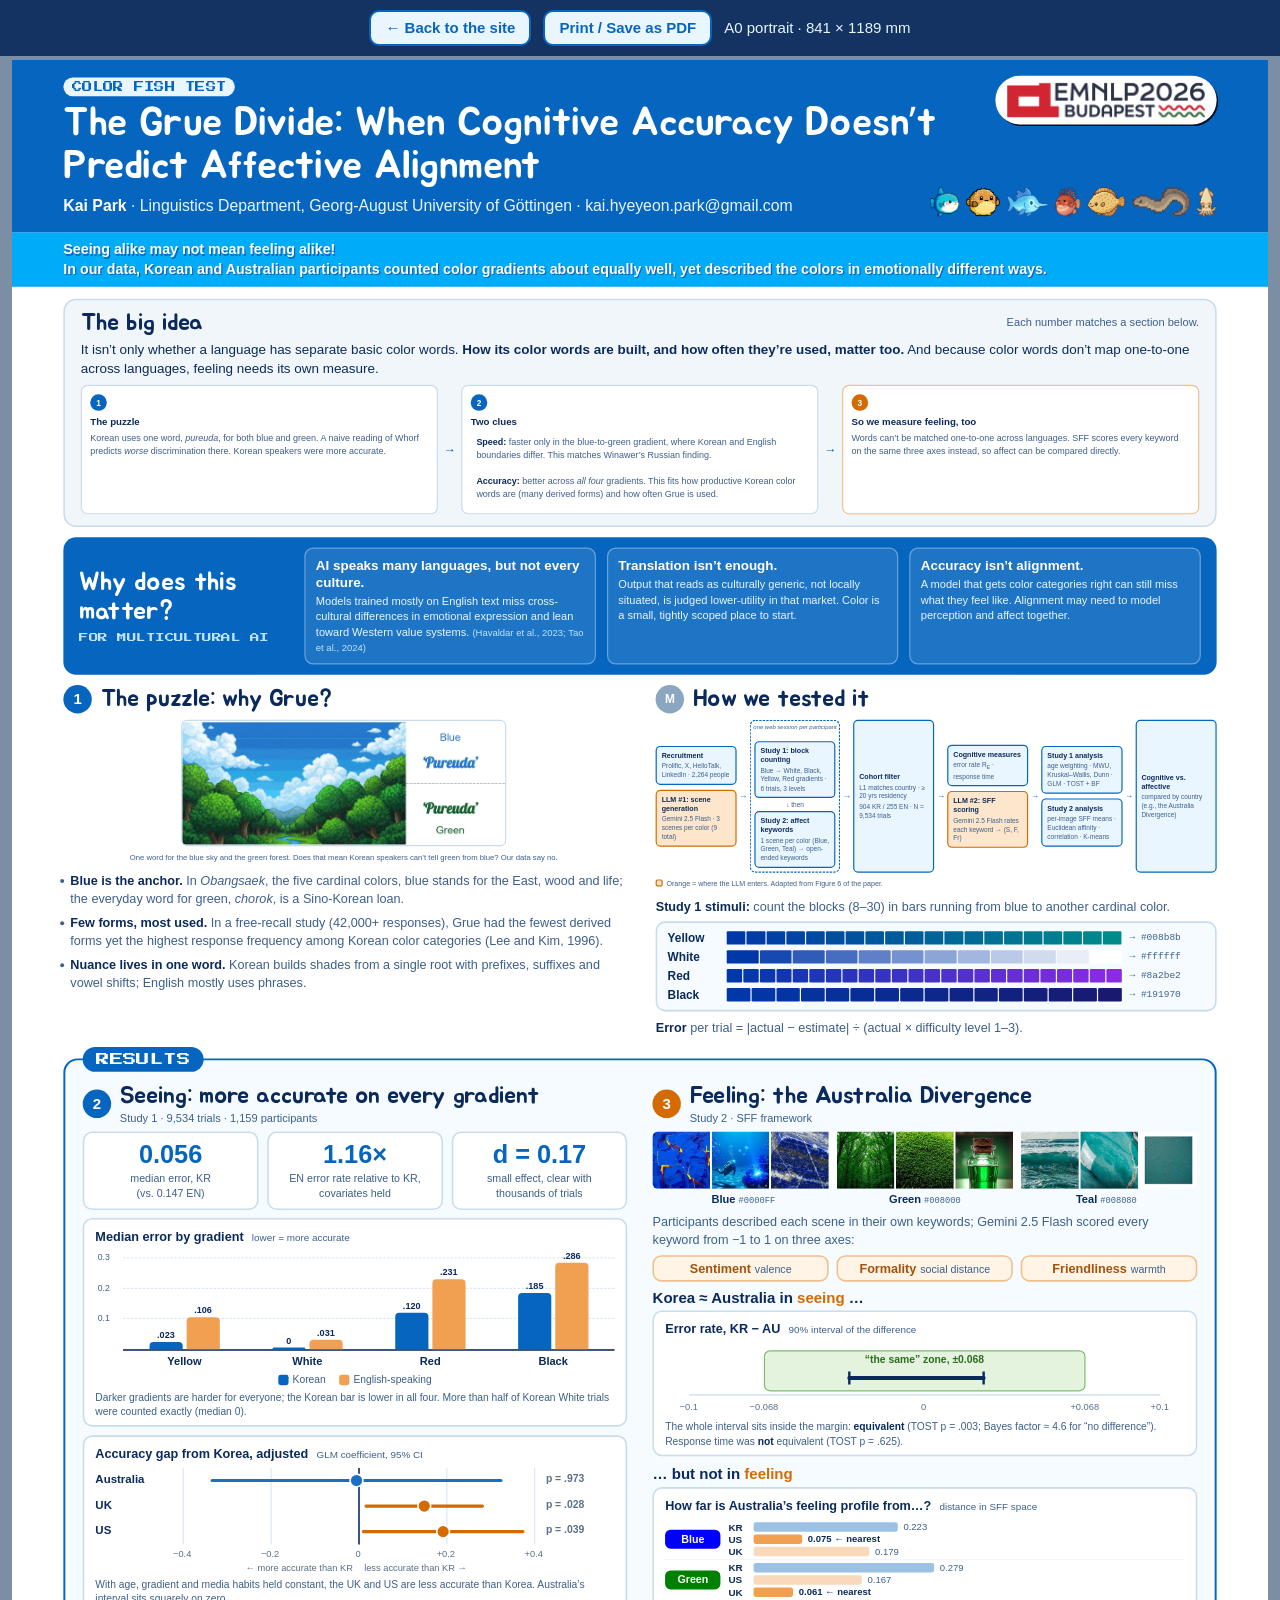
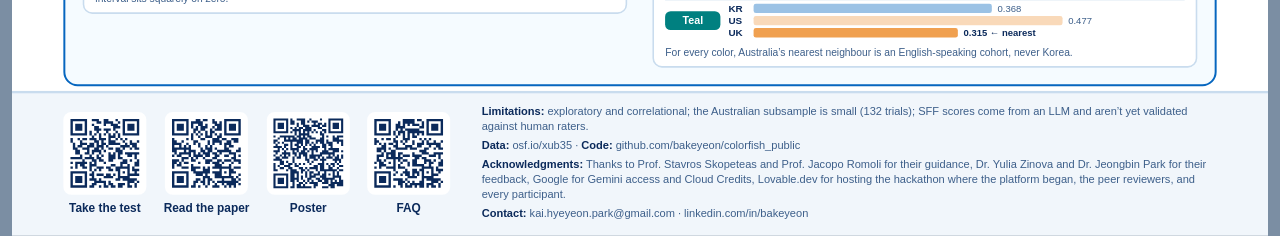
<file: poster.html>
<!doctype html>
<html lang="en" class="poster-doc">
<head>
<meta charset="utf-8">
<meta name="viewport" content="width=3179">
<title>Poster — The Grue Divide</title>
<link rel="icon" href="assets/acl.ico" type="image/x-icon">
<meta name="description" content="A0 poster for The Grue Divide: When Cognitive Accuracy Doesn't Predict Affective Alignment.">
<link rel="preconnect" href="https://fonts.googleapis.com">
<link rel="preconnect" href="https://fonts.gstatic.com" crossorigin>
<link rel="stylesheet" href="https://fonts.googleapis.com/css2?family=Jua&family=Noto+Sans:ital,wght@0,400;0,700;1,400&family=Noto+Serif:wght@700&family=Press+Start+2P&display=swap">
<style>
  :root {
    --sky: #27c3fe; --sea-100: #7ae1f7; --sea-400: #00acf8; --sea-600: #0666bf; --sea-800: #0a3a7a; --abyss-900: #04122b;
    --spec-red: #e8453c; --spec-orange: #f28c28; --spec-yellow: #f5d33b; --spec-green: #3cc26b; --spec-blue: #2a6fe0; --spec-off: #8aa3bf;
    --page: #00acf8; --panel: #ffffff; --panel-ink: #0b2a5b; --panel-muted: #3d5f8a;
    --title-ink: #ffffff; --cta-fill: #eaf6ff; --cta-ink: #0666bf;
    --px-1: 4px; --px-2: 8px; --px-4: 16px; --px-6: 24px; --px-12: 48px;
    --radius-md: 12px;
    --pixel-drop: 4px 4px 0 #0666bf;
    --font-display: "Jua", "Noto Sans", sans-serif;
    --font-pixel: "Press Start 2P", ui-monospace, monospace;
    --font-body: "Noto Sans", system-ui, sans-serif;
  }

  /* print-safe body font: web-font Noto Sans came out oddly at small sizes in saved PDFs */
  :root { --font-body: Arial, Helvetica, sans-serif; }
  * { box-sizing: border-box; }
  html, body { margin: 0; }
  body { background: #7b8ea3; font-family: var(--font-body); color: var(--panel-ink); }

  /* screen toolbar: not printed */
  .bar { position: fixed; top: 0; left: 0; right: 0; z-index: 5; display: flex; gap: 12px; align-items: center; justify-content: center; padding: 10px; background: #0b2a5be6; font: 700 15px/20px var(--font-body); }
  .bar a, .bar button { color: var(--cta-ink); background: var(--cta-fill); border: 2px solid var(--cta-ink); border-radius: 10px; padding: 6px 14px; font: inherit; text-decoration: none; cursor: pointer; }
  .bar span { color: #e6f6ff; font-weight: 400; }
  .stage { padding-top: 60px; }
  .scaler { transform-origin: top left; }

  /* the A0 page: 841 x 1189 mm = 3179 x 4494 CSS px */
  .poster { width: 841mm; height: 1189mm; overflow: hidden; background: #ffffff; display: flex; flex-direction: column; -webkit-print-color-adjust: exact; print-color-adjust: exact; }
  .head { background: var(--sea-600); color: #ffffff; padding: 44px 130px 40px; position: relative; }
  .head h1 { margin: 0; max-width: 2250px; font: 400 100px/1.08 var(--font-display); }
  .head .by { margin: 18px 0 0; font: 400 40px/1.4 var(--font-body); color: #eaf6ff; }
  .head .by b { color: #ffffff; }
  .conf { position: absolute; right: 130px; top: 40px; padding: 18px 30px; background: #ffffff; border-radius: 999px; box-shadow: 4px 4px 0 var(--abyss-900); }
  .conf img { display: block; width: 500px; height: auto; }
  .conf { display: block; }
  .conf:hover, .conf:focus-visible { outline: 6px solid #eaf6ff; outline-offset: 4px; }
  .fishrow { position: absolute; right: 130px; bottom: 40px; display: flex; gap: 18px; align-items: flex-end; }
  .fishrow img { height: 74px; width: auto; }
  .kicker { display: inline-block; margin-bottom: 14px; padding: 6px 22px; font: 26px/1.4 var(--font-pixel); color: var(--sea-600); background: #eaf6ff; border-radius: 999px; }
  .strap { background: var(--sea-400); color: #ffffff; padding: 20px 130px; font: 700 36px/1.35 var(--font-body); text-shadow: 3px 3px 0 var(--sea-600); }

  .body { flex: 1; display: flex; flex-direction: column; gap: 26px; padding: 30px 130px 26px; min-height: 0; }
  .row { display: grid; grid-template-columns: 1fr 1fr; gap: 80px; }
  .sec { min-width: 0; }
  .sec h2 { display: flex; align-items: center; gap: 22px; margin: 0 0 16px; font: 400 60px/1.1 var(--font-display); color: var(--panel-ink); }
  .num { display: inline-grid; place-items: center; width: 72px; height: 72px; flex: none; font: 700 38px/1 var(--font-body); color: #ffffff; background: var(--sea-600); border-radius: 50%; }
  .num.o { background: #d46a00; }
  .num.m { background: #8aa6c1; font-size: 30px; }
  /* poster body text: direct children only, so the figures keep their own type */
  .sec > p, .sec > ul > li { margin: 0 0 14px; font: 400 32px/1.45 var(--font-body); color: var(--panel-muted); }
  .sec strong, .sec b { color: var(--panel-ink); }
  .sec ul { margin: 0; padding-left: 1.1em; }
  /* the FAQ figures were drawn for ~660px; scale them up for A0 */
  .pz { zoom: 1.5; margin: 6px 0 14px; }
  .pz .faq-fig img { max-width: 58%; margin: 0 auto; }
  .pz .faq-p { margin: 0; }
  .pz .faq-fig figcaption { font-size: 13px; }

  /* the big idea: top band */
  .idea { padding: 24px 40px 28px; background: #f1f6fb; border: 4px solid #c9dcee; border-radius: 32px; }
  .idea h2 { margin-bottom: 10px; }
  .idea > p { margin: 0 0 16px; font: 400 34px/1.45 var(--font-body); color: var(--panel-ink); }
  .pz-idea { zoom: 1.75; margin: 0; }
  .pz-idea .idea-step { background: #ffffff; }
  .idea h2 .hint { margin-left: auto; font: 400 28px/1.3 var(--font-body); color: var(--panel-muted); }

  /* why this matters: special band */
  .why { display: grid; grid-template-columns: 520px 1fr; gap: 50px; align-items: center; padding: 26px 40px; background: var(--sea-600); color: #ffffff; border-radius: 32px; }
  .why h2 { margin: 0; font: 400 66px/1.1 var(--font-display); color: #ffffff; }
  .why h2 small { display: block; margin-top: 14px; font: 400 24px/1.4 var(--font-pixel); color: #bfe3ff; }
  .why-cards { display: grid; grid-template-columns: repeat(3, 1fr); gap: 28px; }
  .why-card { padding: 20px 26px; background: #ffffff1a; border: 3px solid #ffffff55; border-radius: 22px; font: 400 28px/1.4 var(--font-body); color: #eaf6ff; }
  .why-card b { display: block; margin-bottom: 8px; font: 700 34px/1.25 var(--font-body); color: #ffffff; }
  .why-card i { font-style: normal; color: #bfe3ff; font-size: 24px; }

  /* Fig. 1 gradient bars */
  .grads { display: grid; gap: 12px; margin: 4px 0 18px; padding: 20px 26px; background: #f5fbff; border: 4px solid #c9dcee; border-radius: 24px; }
  .grow { display: grid; grid-template-columns: 130px 1fr 190px; align-items: center; gap: 20px; font: 400 28px/1.2 var(--font-body); color: var(--panel-muted); }
  .grow b { color: var(--panel-ink); font-size: 30px; }
  .grow code { font: 400 24px/1.2 ui-monospace, Consolas, monospace; }
  .gbar { display: flex; height: 34px; gap: 3px; }
  .gbar i { flex: 1; border-radius: 3px; }

  /* results: one hyper-section holding studies 1 and 2 */
  .results { position: relative; margin-top: 14px; padding: 56px 44px 20px; background: #f5fbff; border: 5px solid var(--sea-600); border-radius: 36px; }
  .results-tag { position: absolute; top: -34px; left: 44px; padding: 8px 34px; font: 34px/1.4 var(--font-pixel); color: #ffffff; background: var(--sea-600); border-radius: 999px; }
  .results .row { gap: 64px; }
  .results .sec h2 small { display: block; margin-top: 6px; font: 400 28px/1.3 var(--font-body); color: var(--panel-muted); }
  .stats { display: grid; grid-template-columns: repeat(3, 1fr); gap: 22px; margin: 4px 0 20px; }
  .stat { padding: 20px; background: #ffffff; border: 4px solid #c9dcee; border-radius: 24px; text-align: center; }
  .stat b { display: block; font: 700 64px/1.1 var(--font-body); color: var(--sea-600); }
  .stat span { display: block; margin-top: 8px; font: 400 27px/1.35 var(--font-body); color: var(--panel-muted); }
  .sff-axes { display: flex; gap: 20px; margin: 4px 0 18px; }
  .sff-axes span { flex: 1; padding: 10px 14px; text-align: center; background: #fff4e6; border: 4px solid #f0c08c; border-radius: 22px; font: 400 27px/1.3 var(--font-body); color: var(--panel-muted); }
  .sff-axes b { display: inline; margin-right: 10px; font: 700 32px/1.2 var(--font-body); color: #a4520a; }
  .stim { margin: 4px 0 16px; }
  .stim img { display: block; width: 100%; height: auto; border-radius: 14px; }
  .stim figcaption { display: grid; grid-template-columns: repeat(3, 1fr); margin-top: 8px; text-align: center; font: 700 28px/1.3 var(--font-body); color: var(--panel-ink); }
  .stim small { font: 400 22px/1.3 ui-monospace, Consolas, monospace; color: var(--panel-muted); }
  .more { margin: 0; padding: 20px 26px 6px 64px; background: #ffffff; border: 4px solid #c9dcee; border-radius: 24px; }
  .more li { margin: 0 0 10px; font: 400 29px/1.4 var(--font-body); color: var(--panel-muted); }
  .sec > p.sub { margin: 14px 0 10px; font: 700 38px/1.2 var(--font-body); color: var(--panel-ink); }
  .sub em { font-style: normal; color: #d46a00; }

  /* charts */
  .chart { margin: 0 0 22px; padding: 22px 28px 16px; background: #ffffff; border: 4px solid #c9dcee; border-radius: 24px; }
  .ct { margin: 0 0 16px; font: 700 32px/1.25 var(--font-body); color: var(--panel-ink); }
  .ct small { margin-left: 12px; font: 400 25px/1.25 var(--font-body); color: var(--panel-muted); }
  .cnote { margin: 12px 0 0; font: 400 26px/1.4 var(--font-body); color: var(--panel-muted); }
  .cplot { position: relative; display: flex; justify-content: space-around; align-items: flex-end; margin: 40px 0 60px 70px; border-bottom: 4px solid #0b2a5b; }
  .cplot > i { position: absolute; left: 0; right: 0; border-top: 2px dashed #c9dcee; }
  .cplot > i s { position: absolute; left: -64px; top: -13px; text-decoration: none; font: 400 22px/1 var(--font-body); color: var(--panel-muted); }
  .cg { position: relative; z-index: 1; display: flex; flex-direction: column; align-items: center; }
  .cg > span { position: absolute; bottom: -46px; font: 700 28px/1 var(--font-body); color: var(--panel-ink); }
  .cbars { display: flex; gap: 10px; align-items: flex-end; }
  .cb { position: relative; width: 84px; border-radius: 10px 10px 0 0; }
  .cb em { position: absolute; bottom: 100%; left: -10px; right: -10px; margin-bottom: 6px; text-align: center; font: 700 23px/1 var(--font-body); font-style: normal; color: var(--panel-ink); }
  .cb.kr, .db.kr { background: var(--sea-600); }
  .cb.en, .db.en { background: #f0a050; }
  .legend { display: flex; gap: 34px; justify-content: center; font: 400 26px/1 var(--font-body); color: var(--panel-muted); }
  .legend span::before { content: ""; display: inline-block; width: 26px; height: 26px; margin-right: 10px; vertical-align: -5px; border-radius: 6px; }
  .legend .kr::before { background: var(--sea-600); } .legend .en::before { background: #f0a050; }
  .chart svg { display: block; }
  .chart svg .ax { font: 400 24px var(--font-body); fill: #5a6f86; }
  .chart svg .lab { font: 700 30px var(--font-body); fill: #0b2a5b; }
  .chart svg .zone { font: 700 26px var(--font-body); fill: #2f6b22; }
  .chart svg .pv { font: 700 26px var(--font-body); fill: #5a6f86; }
  .dgrp { display: grid; grid-template-columns: 140px 1fr; gap: 20px; align-items: center; padding: 4px 0; border-bottom: 2px solid #eaf1f8; }
  .dgrp:last-of-type { border-bottom: 0; }
  .dcol { display: block; padding: 8px 0; text-align: center; border-radius: 14px; font: 700 27px/1.2 var(--font-body); color: #ffffff; }
  .dcol-blue { background: #0000ff; } .dcol-green { background: #008000; } .dcol-teal { background: #008080; }
  .dr { display: flex; align-items: center; gap: 14px; height: 31px; font: 400 24px/1 var(--font-body); color: var(--panel-muted); }
  .dr b { width: 50px; font-size: 25px; color: var(--panel-ink); }
  .dr em { font-style: normal; }
  .db { display: inline-block; height: 24px; border-radius: 6px; opacity: .4; }
  .dr.near .db { opacity: 1; }
  .dr.near em { font-weight: 700; color: var(--panel-ink); }

  .end { display: grid; grid-template-columns: 1.25fr 1fr; gap: 50px; align-items: stretch; }
  .callout { margin: 0; padding: 28px 36px; background: #e3f3de; border-radius: 28px; font: 400 34px/1.45 var(--font-body); color: var(--panel-ink); }
  .limits { padding: 24px 32px 12px; background: #f1f6fb; border-radius: 28px; }
  .limits h3 { margin: 0 0 10px; font: 400 40px/1.1 var(--font-display); color: var(--panel-ink); }
  .limits li { margin: 0 0 10px; font: 400 28px/1.4 var(--font-body); color: var(--panel-muted); }
  .limits ul { margin: 0; padding-left: 1.1em; }

  .foot { display: grid; grid-template-columns: auto 1fr; gap: 80px; align-items: center; padding: 26px 130px 28px; background: #f1f6fb; border-top: 6px solid #c9dcee; }
  .qrs { display: flex; gap: 44px; }
  .qr { display: block; text-decoration: none; text-align: center; font: 700 30px/1.3 var(--font-body); color: var(--panel-ink); }
  .qr:hover img, .qr:focus-visible img { outline: 6px solid var(--sea-600); }
  .qr img { display: block; width: 210px; height: 210px; margin: 0 auto 14px; border: 6px solid #ffffff; border-radius: 20px; background: #ffffff; }
  .foot-text p { margin: 0 0 8px; font: 400 28px/1.4 var(--font-body); color: var(--panel-muted); }
  .foot-text b { color: var(--panel-ink); }

  @page { size: 841mm 1189mm; margin: 0; }
  @media print {
    body { background: #ffffff; }
    .bar { display: none; }
    .stage { padding: 0; }
    .scaler { transform: none !important; height: auto !important; }
  }
</style>
<link rel="stylesheet" href="assets/explainers.css">
</head>
<body>
<div class="bar">
  <a href="./">← Back to the site</a>
  <button type="button" onclick="window.print()">Print / Save as PDF</button>
  <span>A0 portrait · 841 × 1189 mm</span>
</div>
<div class="stage"><div class="scaler" id="scaler">
<article class="poster" aria-label="Poster">

  <header class="head">
    <span class="kicker">COLOR FISH TEST</span>
    <h1>The Grue Divide: When Cognitive Accuracy Doesn’t Predict Affective Alignment</h1>
    <p class="by"><b>Kai Park</b> · Linguistics Department, Georg-August University of Göttingen · kai.hyeyeon.park@gmail.com</p>
    <a class="conf" href="https://underline.io/events/536/sessions/23387/lecture/168983-the-grue-divide-when-cognitive-accuracy-doesn-t-predict-affective-alignment" target="_blank" rel="noopener" title="This talk on Underline (EMNLP 2026)"><img src="assets/emnlp2026.png" alt="EMNLP 2026 Budapest: this talk on Underline"></a>
    <div class="fishrow" aria-hidden="true"><img src="assets/mola.png" alt=""><img src="assets/puffer.png" alt=""><img src="assets/bluemarlin.png" alt=""><img src="assets/mandarinfish.png" alt=""><img src="assets/flatfish.png" alt=""><img src="assets/loach.png" alt=""><img src="assets/squid.png" alt=""></div>
  </header>
  <div class="strap">Seeing alike may not mean feeling alike!<br>In our data, Korean and Australian participants counted color gradients about equally well, yet described the colors in emotionally different ways.</div>

  <div class="body">

    <section class="sec idea">
      <h2>The big idea <small class="hint">Each number matches a section below.</small></h2>
      <p>It isn’t only whether a language has separate basic color words. <strong>How its color words are built, and how often they’re used, matter too.</strong> And because color words don’t map one-to-one across languages, feeling needs its own measure.</p>
      <div class="pz pz-idea"><div class="idea-flow"><div class="idea-step"><span class="idea-num">1</span><b>The puzzle</b><span>Korean uses one word, <em>pureuda</em>, for both blue and green. A naive reading of Whorf predicts <em>worse</em> discrimination there. Korean speakers were more accurate.</span></div><div class="idea-arrow" aria-hidden="true">→</div><div class="idea-step"><span class="idea-num">2</span><b>Two clues</b><span class="idea-clue"><strong>Speed:</strong> faster only in the blue-to-green gradient, where Korean and English boundaries differ. This matches Winawer’s Russian finding.</span><span class="idea-clue"><strong>Accuracy:</strong> better across <em>all four</em> gradients. This fits how productive Korean color words are (many derived forms) and how often Grue is used.</span></div><div class="idea-arrow" aria-hidden="true">→</div><div class="idea-step idea-sff"><span class="idea-num">3</span><b>So we measure feeling, too</b><span>Words can’t be matched one-to-one across languages. SFF scores every keyword on the same three axes instead, so affect can be compared directly.</span></div></div></div>
    </section>

    <section class="why">
      <h2>Why does this matter?<small>FOR MULTICULTURAL AI</small></h2>
      <div class="why-cards">
        <div class="why-card"><b>AI speaks many languages, but not every culture.</b>Models trained mostly on English text miss cross-cultural differences in emotional expression and lean toward Western value systems. <i>(Havaldar et al., 2023; Tao et al., 2024)</i></div>
        <div class="why-card"><b>Translation isn’t enough.</b>Output that reads as culturally generic, not locally situated, is judged lower-utility in that market. Color is a small, tightly scoped place to start.</div>
        <div class="why-card"><b>Accuracy isn’t alignment.</b>A model that gets color categories right can still miss what they feel like. Alignment may need to model perception and affect together.</div>
      </div>
    </section>

    <div class="row">
      <section class="sec">
        <h2><span class="num">1</span>The puzzle: why Grue?</h2>
        <div class="pz"><figure class="faq-fig"><img src="assets/figs/pureuda.webp" width="1437" height="552" loading="lazy" alt="A pixel-art landscape: a blue sky above a green forest. Both are labeled with the same Korean word, pureuda."><figcaption>One word for the blue sky and the green forest. Does that mean Korean speakers can’t tell green from blue? Our data say no.</figcaption></figure></div>
        <ul>
          <li><strong>Blue is the anchor.</strong> In <em>Obangsaek</em>, the five cardinal colors, blue stands for the East, wood and life; the everyday word for green, <em>chorok</em>, is a Sino-Korean loan.</li>
          <li><strong>Few forms, most used.</strong> In a free-recall study (42,000+ responses), Grue had the fewest derived forms yet the highest response frequency among Korean color categories (Lee and Kim, 1996).</li>
          <li><strong>Nuance lives in one word.</strong> Korean builds shades from a single root with prefixes, suffixes and vowel shifts; English mostly uses phrases.</li>
        </ul>
      </section>
      <section class="sec">
        <h2><span class="num m">M</span>How we tested it</h2>
        <div class="pz"><figure class="pipe" aria-label="Methods overview"><div class="pipe-flow"><div class="pipe-col"><div class="pb"><b>Recruitment</b><small>Prolific, X, HelloTalk, LinkedIn · 2,264 people</small></div><div class="pb llm"><b>LLM #1: scene generation</b><small>Gemini 2.5 Flash · 3 scenes per color (9 total)</small></div></div><div class="pa" aria-hidden="true">→</div><div class="pipe-col session"><span class="session-label">one web session per participant</span><div class="pb"><b>Study 1: block counting</b><small>Blue → White, Black, Yellow, Red gradients · 6 trials, 3 levels</small></div><div class="pa pa-then" aria-hidden="true">↓ then</div><div class="pb"><b>Study 2: affect keywords</b><small>1 scene per color (Blue, Green, Teal) → open-ended keywords</small></div></div><div class="pa" aria-hidden="true">→</div><div class="pipe-col"><div class="pb tall"><b>Cohort filter</b><small>L1 matches country · ≥ 20 yrs residency</small><small>904 KR / 255 EN · N = 9,534 trials</small></div></div><div class="pa" aria-hidden="true">→</div><div class="pipe-col"><div class="pb"><b>Cognitive measures</b><small>error rate R<sub>E</sub> · response time</small></div><div class="pb llm"><b>LLM #2: SFF scoring</b><small>Gemini 2.5 Flash rates each keyword → (S, F, Fr)</small></div></div><div class="pa" aria-hidden="true">→</div><div class="pipe-col"><div class="pb"><b>Study 1 analysis</b><small>age weighting · MWU, Kruskal–Wallis, Dunn · GLM · TOST + BF</small></div><div class="pb"><b>Study 2 analysis</b><small>per-image SFF means · Euclidean affinity · correlation · K-means</small></div></div><div class="pa" aria-hidden="true">→</div><div class="pipe-col"><div class="pb tall"><b>Cognitive vs. affective</b><small>compared by country (e.g., the Australia Divergence)</small></div></div></div><figcaption><span class="llm-swatch" aria-hidden="true"></span>Orange = where the LLM enters. Adapted from Figure 6 of the paper.</figcaption></figure></div>
        <p><strong>Study 1 stimuli:</strong> count the blocks (8–30) in bars running from blue to another cardinal color.</p>
        <div class="grads" role="img" aria-label="Four example gradient bars from blue to yellow, white, red and black"><div class="grow"><b>Yellow</b><span class="gbar"><i style="background:#0038a8"></i><i style="background:#003ca6"></i><i style="background:#0041a5"></i><i style="background:#0045a3"></i><i style="background:#0049a2"></i><i style="background:#004ea0"></i><i style="background:#00529f"></i><i style="background:#00579d"></i><i style="background:#005b9c"></i><i style="background:#005f9a"></i><i style="background:#006499"></i><i style="background:#006897"></i><i style="background:#006c96"></i><i style="background:#007194"></i><i style="background:#007593"></i><i style="background:#007a91"></i><i style="background:#007e90"></i><i style="background:#00828e"></i><i style="background:#00878d"></i><i style="background:#008b8b"></i></span><code>→ #008b8b</code></div><div class="grow"><b>White</b><span class="gbar"><i style="background:#0038a8"></i><i style="background:#174ab0"></i><i style="background:#2e5cb8"></i><i style="background:#466ec0"></i><i style="background:#5d80c8"></i><i style="background:#7492d0"></i><i style="background:#8ba5d7"></i><i style="background:#a2b7df"></i><i style="background:#b9c9e7"></i><i style="background:#d1dbef"></i><i style="background:#e8edf7"></i><i style="background:#ffffff"></i></span><code>→ #ffffff</code></div><div class="grow"><b>Red</b><span class="gbar"><i style="background:#0038a8"></i><i style="background:#0637ab"></i><i style="background:#0c37ad"></i><i style="background:#1236b0"></i><i style="background:#1836b2"></i><i style="background:#1e35b5"></i><i style="background:#2435b7"></i><i style="background:#2a34ba"></i><i style="background:#3033bc"></i><i style="background:#3633bf"></i><i style="background:#3c32c1"></i><i style="background:#4232c4"></i><i style="background:#4831c6"></i><i style="background:#4e31c9"></i><i style="background:#5430cb"></i><i style="background:#5a30ce"></i><i style="background:#602fd0"></i><i style="background:#662ed3"></i><i style="background:#6c2ed5"></i><i style="background:#722dd8"></i><i style="background:#782dda"></i><i style="background:#7e2cdd"></i><i style="background:#842cdf"></i><i style="background:#8a2be2"></i></span><code>→ #8a2be2</code></div><div class="grow"><b>Black</b><span class="gbar"><i style="background:#0038a8"></i><i style="background:#0236a4"></i><i style="background:#0334a1"></i><i style="background:#05329d"></i><i style="background:#073099"></i><i style="background:#082e95"></i><i style="background:#0a2c92"></i><i style="background:#0c2a8e"></i><i style="background:#0d278a"></i><i style="background:#0f2586"></i><i style="background:#112383"></i><i style="background:#12217f"></i><i style="background:#141f7b"></i><i style="background:#161d77"></i><i style="background:#171b74"></i><i style="background:#191970"></i></span><code>→ #191970</code></div></div>
        <p><strong>Error</strong> per trial = |actual − estimate| ÷ (actual × difficulty level 1–3).</p>
      </section>
    </div>

    <section class="results">
      <span class="results-tag">RESULTS</span>
      <div class="row">
        <section class="sec">
          <h2><span class="num">2</span><span>Seeing: more accurate on every gradient<small>Study 1 · 9,534 trials · 1,159 participants</small></span></h2>
          <div class="stats">
            <div class="stat"><b>0.056</b><span>median error, KR<br>(vs. 0.147 EN)</span></div>
            <div class="stat"><b>1.16×</b><span>EN error rate relative to KR, covariates held</span></div>
            <div class="stat"><b>d = 0.17</b><span>small effect, clear with thousands of trials</span></div>
          </div>
          <figure class="chart"><figcaption class="ct">Median error by gradient <small>lower = more accurate</small></figcaption><div class="cplot" style="height:230px"><i style="bottom:77px"><s>0.1</s></i><i style="bottom:153px"><s>0.2</s></i><i style="bottom:230px"><s>0.3</s></i><div class="cg"><div class="cbars"><div class="cb kr" style="height:18px"><em>.023</em></div><div class="cb en" style="height:81px"><em>.106</em></div></div><span>Yellow</span></div><div class="cg"><div class="cbars"><div class="cb kr" style="height:4px"><em>0</em></div><div class="cb en" style="height:24px"><em>.031</em></div></div><span>White</span></div><div class="cg"><div class="cbars"><div class="cb kr" style="height:92px"><em>.120</em></div><div class="cb en" style="height:177px"><em>.231</em></div></div><span>Red</span></div><div class="cg"><div class="cbars"><div class="cb kr" style="height:142px"><em>.185</em></div><div class="cb en" style="height:219px"><em>.286</em></div></div><span>Black</span></div></div><div class="legend"><span class="kr">Korean</span><span class="en">English-speaking</span></div><p class="cnote">Darker gradients are harder for everyone; the Korean bar is lower in all four. More than half of Korean White trials were counted exactly (median 0).</p></figure>
          <figure class="chart"><figcaption class="ct">Accuracy gap from Korea, adjusted <small>GLM coefficient, 95% CI</small></figcaption><svg viewBox="0 0 1300 262" width="100%" role="img" aria-label="Error-rate difference from Korea with 95% confidence intervals: Australia overlaps zero, UK and US are above zero"><line x1="220.0" x2="220.0" y1="0" y2="192" stroke="#c9dcee" stroke-width="2"/><text x="220.0" y="226" text-anchor="middle" class="ax">−0.4</text><line x1="440.0" x2="440.0" y1="0" y2="192" stroke="#c9dcee" stroke-width="2"/><text x="440.0" y="226" text-anchor="middle" class="ax">−0.2</text><line x1="660.0" x2="660.0" y1="0" y2="192" stroke="#0b2a5b" stroke-width="4"/><text x="660.0" y="226" text-anchor="middle" class="ax">0</text><line x1="880.0" x2="880.0" y1="0" y2="192" stroke="#c9dcee" stroke-width="2"/><text x="880.0" y="226" text-anchor="middle" class="ax">+0.2</text><line x1="1100.0" x2="1100.0" y1="0" y2="192" stroke="#c9dcee" stroke-width="2"/><text x="1100.0" y="226" text-anchor="middle" class="ax">+0.4</text><text x="0" y="32" class="lab" dominant-baseline="middle">Australia</text><line x1="292.6" x2="1015.3" y1="32" y2="32" stroke="#1b6fc2" stroke-width="8" stroke-linecap="round"/><circle cx="653.8" cy="32" r="16" fill="#1b6fc2" stroke="#ffffff" stroke-width="4"/><text x="1130" y="32" class="pv" dominant-baseline="middle">p = .973</text><text x="0" y="96" class="lab" dominant-baseline="middle">UK</text><line x1="677.6" x2="969.1" y1="96" y2="96" stroke="#d46a00" stroke-width="8" stroke-linecap="round"/><circle cx="823.5" cy="96" r="16" fill="#d46a00" stroke="#ffffff" stroke-width="4"/><text x="1130" y="96" class="pv" dominant-baseline="middle">p = .028</text><text x="0" y="160" class="lab" dominant-baseline="middle">US</text><line x1="671.0" x2="1070.3" y1="160" y2="160" stroke="#d46a00" stroke-width="8" stroke-linecap="round"/><circle cx="870.6" cy="160" r="16" fill="#d46a00" stroke="#ffffff" stroke-width="4"/><text x="1130" y="160" class="pv" dominant-baseline="middle">p = .039</text><text x="646.0" y="260" text-anchor="end" class="ax">← more accurate than KR</text><text x="674.0" y="260" class="ax">less accurate than KR →</text></svg><p class="cnote">With age, gradient and media habits held constant, the UK and US are less accurate than Korea. Australia’s interval sits squarely on zero.</p></figure>
        </section>
        <section class="sec">
          <h2><span class="num o">3</span><span>Feeling: the Australia Divergence<small>Study 2 · SFF framework</small></span></h2>
          <figure class="stim">
            <img src="assets/figs/stimuli-strip.webp" alt="The nine AI-generated scene images used in Study 2, three per color: blue, green and teal.">
            <figcaption><span>Blue <small>#0000FF</small></span><span>Green <small>#008000</small></span><span>Teal <small>#008080</small></span></figcaption>
          </figure>
          <p>Participants described each scene in their own keywords; Gemini 2.5 Flash scored every keyword from −1 to 1 on three axes:</p>
          <div class="sff-axes"><span><b>Sentiment</b>valence</span><span><b>Formality</b>social distance</span><span><b>Friendliness</b>warmth</span></div>
          <p class="sub">Korea ≈ Australia in <em>seeing</em> …</p>
          <figure class="chart"><figcaption class="ct">Error rate, KR − AU <small>90% interval of the difference</small></figcaption><svg viewBox="0 0 1300 180" width="100%" role="img" aria-label="The 90% interval of the KR minus AU error-rate difference, -0.032 to 0.025, lies inside the equivalence margin of plus or minus 0.068"><rect x="248.8" y="20" width="802.4" height="100" rx="14" fill="#e3f3de" stroke="#7cbf6a" stroke-width="3"/><text x="650.0" y="52" text-anchor="middle" class="zone">“the same” zone, ±0.068</text><line x1="461.2" x2="797.5" y1="88" y2="88" stroke="#0b2a5b" stroke-width="10" stroke-linecap="round"/><line x1="461.2" x2="461.2" y1="72" y2="104" stroke="#0b2a5b" stroke-width="6"/><line x1="797.5" x2="797.5" y1="72" y2="104" stroke="#0b2a5b" stroke-width="6"/><line x1="60.0" x2="1240.0" y1="130" y2="130" stroke="#c9dcee" stroke-width="3"/><text x="60.0" y="170" text-anchor="middle" class="ax">−0.1</text><text x="248.8" y="170" text-anchor="middle" class="ax">−0.068</text><text x="650.0" y="170" text-anchor="middle" class="ax">0</text><text x="1051.2" y="170" text-anchor="middle" class="ax">+0.068</text><text x="1240.0" y="170" text-anchor="middle" class="ax">+0.1</text></svg><p class="cnote">The whole interval sits inside the margin: <b>equivalent</b> (TOST p = .003; Bayes factor ≈ 4.6 for “no difference”). Response time was <b>not</b> equivalent (TOST p = .625).</p></figure>
          <p class="sub">… but not in <em>feeling</em></p>
          <figure class="chart"><figcaption class="ct">How far is Australia’s feeling profile from…? <small>distance in SFF space</small></figcaption><div class="dgrp"><span class="dcol dcol-blue">Blue</span><div><div class="dr"><b>KR</b><span class="db kr" style="width:365px"></span><em>0.223</em></div><div class="dr near"><b>US</b><span class="db en" style="width:123px"></span><em>0.075 ← nearest</em></div><div class="dr"><b>UK</b><span class="db en" style="width:293px"></span><em>0.179</em></div></div></div><div class="dgrp"><span class="dcol dcol-green">Green</span><div><div class="dr"><b>KR</b><span class="db kr" style="width:457px"></span><em>0.279</em></div><div class="dr"><b>US</b><span class="db en" style="width:274px"></span><em>0.167</em></div><div class="dr near"><b>UK</b><span class="db en" style="width:100px"></span><em>0.061 ← nearest</em></div></div></div><div class="dgrp"><span class="dcol dcol-teal">Teal</span><div><div class="dr"><b>KR</b><span class="db kr" style="width:603px"></span><em>0.368</em></div><div class="dr"><b>US</b><span class="db en" style="width:782px"></span><em>0.477</em></div><div class="dr near"><b>UK</b><span class="db en" style="width:517px"></span><em>0.315 ← nearest</em></div></div></div><p class="cnote">For every color, Australia’s nearest neighbour is an English-speaking cohort, never Korea.</p></figure>
        </section>
      </div>
    </section>

  </div>

  <footer class="foot">
    <div class="qrs">
      <a class="qr" href="https://color-vision-spark-en.lovable.app/" target="_blank" rel="noopener"><img src="assets/qr/test.svg" alt="QR code for the test">Take the test</a>
      <a class="qr" href="https://aclanthology.org/2026.pandora-1.2/" target="_blank" rel="noopener"><img src="assets/qr/paper.svg" alt="QR code for the paper">Read the paper</a>
      <a class="qr" href="https://bakeyeon.github.io/colorfish/poster.html" target="_blank" rel="noopener"><img src="assets/qr/poster.svg" alt="QR code for this poster">Poster</a>
      <a class="qr" href="https://bakeyeon.github.io/colorfish/" target="_blank" rel="noopener"><img src="assets/qr/faq.svg" alt="QR code for the FAQ">FAQ</a>
    </div>
    <div class="foot-text">
      <p><b>Limitations:</b> exploratory and correlational; the Australian subsample is small (132 trials); SFF scores come from an LLM and aren’t yet validated against human raters.</p>
      <p><b>Data:</b> osf.io/xub35 · <b>Code:</b> github.com/bakeyeon/colorfish_public</p>
      <p><b>Acknowledgments:</b> Thanks to Prof. Stavros Skopeteas and Prof. Jacopo Romoli for their guidance, Dr. Yulia Zinova and Dr. Jeongbin Park for their feedback, Google for Gemini access and Cloud Credits, Lovable.dev for hosting the hackathon where the platform began, the peer reviewers, and every participant.</p>
      <p><b>Contact:</b> kai.hyeyeon.park@gmail.com · linkedin.com/in/bakeyeon</p>
    </div>
  </footer>
</article>
</div></div>
<script>
// fit the A0 page to the window on screen; printing ignores this
(function () {
  var s = document.getElementById('scaler'), page = s.firstElementChild;
  function fit() {
    var k = Math.min(1, (window.innerWidth - 24) / page.offsetWidth);
    s.style.transform = 'scale(' + k + ')';
    s.style.height = (page.offsetHeight * k) + 'px';
    s.style.marginLeft = Math.max(12, (window.innerWidth - page.offsetWidth * k) / 2) + 'px';
  }
  window.addEventListener('resize', fit);
  window.addEventListener('load', fit);
  fit();
})();
</script>
</body>
</html>
</file>
<file: assets/explainers.css>
/* mobile rules skip the poster page (html.poster-doc), which is always laid out at A0 size */
/* FAQ explainers, shared by index.html and poster.html */
  /* error-rate formula figure (accuracy FAQ): colour-coded variables with a matching legend */
  .re-fig { margin: 0; padding: var(--px-4); background: #f5fbff; border: 2px solid #c9dcee; border-radius: 10px; }
  .re-body { display: flex; align-items: center; justify-content: center; gap: 32px; flex-wrap: wrap; }
  .re-formula { display: inline-flex; align-items: center; gap: 10px; font: 700 26px/1 "Noto Serif", Georgia, "Times New Roman", serif; color: var(--panel-ink); }
  .re-lhs sub, .re-v sub { font-size: .55em; }
  .re-frac { display: inline-flex; flex-direction: column; align-items: center; }
  .re-num, .re-den { display: inline-flex; align-items: center; gap: 6px; padding: 4px 6px; }
  .re-num { border-bottom: 2px solid var(--panel-ink); }
  .re-bar { font-weight: 400; }
  .re-op { font-weight: 400; color: var(--panel-muted); }
  .re-v { display: inline-flex; align-items: center; justify-content: center; min-width: 46px; height: 46px; padding: 0 6px; border-radius: 50%; }
  .re-v sub { align-self: flex-end; margin: 0 0 6px 1px; line-height: 1; }
  .re-lhs sub { vertical-align: -0.35em; }
  .re-nowrap { white-space: nowrap; }
  .v-b { background: #a9ccf0; } .v-e { background: #b9ddab; } .v-l { background: #ffe08f; }
  .re-legend { list-style: none; margin: 0; padding: 0; display: grid; gap: 10px; font: 400 15px/20px var(--font-body); color: var(--panel-ink); }
  .re-legend li { display: flex; align-items: center; gap: 10px; }
  .re-legend b { display: inline-block; min-width: 30px; }
  .re-dot { width: 22px; height: 22px; border-radius: 50%; border: 2px solid #ffffff; box-shadow: 0 0 0 1px #9fb6cc; flex: none; }
  .re-example { margin: var(--px-4) 0 0; padding-top: 12px; border-top: 2px dashed #c9dcee; text-align: center; font: 400 14px/24px var(--font-body); color: var(--panel-ink); }
  .re-chip { display: inline-block; min-width: 28px; padding: 0 6px; border-radius: 999px; font-weight: 700; text-align: center; }
  @media (max-width: 720px) {html:not(.poster-doc) .re-formula { font-size: 22px; }html:not(.poster-doc) .re-v { min-width: 38px; height: 38px; }
  }
  /* TOST number line: the equivalence zone with the observed interval inside it */
  .tost-fig { margin: 0; padding: var(--px-4); background: #f5fbff; border: 2px solid #c9dcee; border-radius: 10px; }
  .tost-step { margin: 0 0 10px; font: 700 13px/18px var(--font-body); color: var(--sea-600); }
  .tost-tests { display: grid; grid-template-columns: 1fr 1fr; gap: 12px; margin: 0 12px; }
  .tost-test { position: relative; padding: 8px 10px 10px; background: #ffffff; border: 2px solid #6aa85a; border-radius: 8px; font: 400 12px/17px var(--font-body); color: var(--panel-ink); }
  .tost-test b { display: block; font-size: 13px; }
  .tost-test em { font-style: normal; font-weight: 700; }
  .tost-pass { display: block; width: fit-content; margin-top: 6px; padding: 0 8px; font-weight: 700; color: #ffffff; background: #4d8f3e; border-radius: 999px; }
  .tost-arrow { position: absolute; bottom: -22px; font: 700 20px/1 var(--font-body); font-style: normal; color: #4d8f3e; }
  .t-left .tost-arrow { left: 18%; } .t-right .tost-arrow { right: 18%; }
  .tost-plot { position: relative; height: 92px; margin: 22px 12px 0; }
  .tost-zone { position: absolute; top: 0; bottom: 30px; background: #d7f0cf; border: 2px dashed #6aa85a; border-radius: 6px; }
  .tost-zone span { position: absolute; top: 5px; left: 0; right: 0; text-align: center; font: 700 12px/16px var(--font-body); color: #2f6b22; }
  .tost-edge { position: absolute; top: -6px; bottom: 30px; width: 0; border-left: 3px solid #4d8f3e; margin-left: -1px; }
  .tost-axis { position: absolute; left: 0; right: 0; bottom: 30px; height: 2px; background: var(--panel-ink); }
  .tost-ci { position: absolute; bottom: 42px; height: 6px; background: var(--sea-600); border-radius: 3px; }
  .tost-ci::before, .tost-ci::after { content: ""; position: absolute; top: -6px; width: 3px; height: 18px; background: var(--sea-600); }
  .tost-ci::before { left: -1px; } .tost-ci::after { right: -1px; }
  .tost-ci-label { position: absolute; bottom: 12px; left: 50%; translate: -50% 0; white-space: nowrap; font: 700 11px/14px var(--font-body); color: var(--sea-600); }
  .tost-tick { position: absolute; bottom: 0; width: 0; }
  .tost-tick::before { content: ""; position: absolute; bottom: 24px; left: -1px; width: 2px; height: 10px; background: var(--panel-ink); }
  .tost-tick span { position: absolute; bottom: 4px; left: 0; translate: -50% 0; font: 400 12px/16px var(--font-body); color: var(--panel-ink); white-space: nowrap; }
  .tost-verdict { margin: 10px 0 18px; text-align: center; font: 400 15px/22px var(--font-body); color: var(--panel-ink); }
  .tost-verdict strong { color: #2f6b22; }
  .tost-verdict span { display: inline-block; white-space: nowrap; margin-left: 8px; padding: 1px 8px; font: 700 12px/18px var(--font-body); color: #2f6b22; background: #d7f0cf; border-radius: 999px; }
  .bf { margin: 0 12px; }
  .bf-scale { position: relative; height: 70px; }
  .bf-band { position: absolute; top: 34px; height: 10px; }
  .b-diff { background: #f6d6c4; border-radius: 5px 0 0 5px; } .b-same { background: #d7f0cf; border-radius: 0 5px 5px 0; }
  .bf-mid { position: absolute; top: 28px; height: 22px; border-left: 2px solid var(--panel-ink); margin-left: -1px; }
  .bf-tick { position: absolute; top: 44px; width: 0; }
  .bf-tick::before { content: ""; position: absolute; top: 0; left: -1px; width: 2px; height: 6px; background: var(--panel-muted); }
  .bf-tick span { position: absolute; top: 8px; left: 0; translate: -50% 0; font: 400 11px/14px var(--font-body); color: var(--panel-muted); }
  .bf-mark { position: absolute; top: 0; width: 0; }
  .bf-mark::after { content: ""; position: absolute; top: 30px; left: -8px; width: 12px; height: 12px; border: 2px solid #ffffff; border-radius: 50%; }
  .bf-mark span { position: absolute; top: 0; left: 0; translate: -50% 0; white-space: nowrap; text-align: center; font: 400 10px/13px var(--font-body); color: var(--panel-ink); }
  .bf-mark b { font-size: 11px; }
  .m-err::after { background: #4d8f3e; } .m-dur::after { background: #c0653a; }
  .bf-ends { display: flex; justify-content: space-between; margin-top: 4px; font: 700 11px/16px var(--font-body); color: var(--panel-muted); }
  .tost-fig figcaption { margin-top: 10px; text-align: center; font: 400 13px/20px var(--font-body); color: var(--panel-muted); }
  @media (max-width: 720px) {html:not(.poster-doc) .tost-tests { gap: 8px; margin: 0; }html:not(.poster-doc) .tost-test { font-size: 11px; line-height: 15px; padding: 6px 8px 8px; }html:not(.poster-doc) .tost-plot, html:not(.poster-doc) .bf { margin-left: 4px; margin-right: 4px; }html:not(.poster-doc) .tost-zone span { font-size: 10px; }html:not(.poster-doc) .tost-plot { height: 104px; }
  }
  /* Cohen's d: two nearly overlapping curves plus a small/medium/large gauge */
  .d-fig { margin: 0; padding: var(--px-4); background: #f5fbff; border: 2px solid #c9dcee; border-radius: 10px; display: grid; gap: 18px; }
  .d-curves svg { display: block; width: 100%; max-width: 420px; height: auto; margin: 0 auto; }
  .d-kr { fill: #0666bf33; stroke: #0666bf; stroke-width: 2; }
  .d-en { fill: #e39c4733; stroke: #c0653a; stroke-width: 2; stroke-dasharray: 5 3; }
  .d-mean { stroke: #0666bf; stroke-width: 1.5; } .d-mean-en { stroke: #c0653a; }
  .d-base { stroke: var(--panel-ink); stroke-width: 1.5; }
  .d-key { list-style: none; display: flex; justify-content: center; gap: 18px; margin: 8px 0 0; padding: 0; font: 400 12px/16px var(--font-body); color: var(--panel-ink); }
  .d-key li { display: flex; align-items: center; gap: 6px; }
  .d-sw { width: 18px; height: 10px; border-radius: 3px; }
  .d-kr-sw { background: #0666bf33; border: 2px solid #0666bf; } .d-en-sw { background: #e39c4733; border: 2px dashed #c0653a; }
  .d-cap { margin: 6px 0 0; text-align: center; font: 400 13px/20px var(--font-body); color: var(--panel-muted); }
  .d-scale-wrap { padding: 26px 16px 34px; }
  .d-scale { position: relative; height: 10px; background: #dfe9f3; border-radius: 5px; }
  .d-zone { position: absolute; top: 0; bottom: 0; background: #b9d4ec; border-radius: 5px 0 0 5px; }
  .d-tick { position: absolute; top: 10px; width: 0; }
  .d-tick::before { content: ""; position: absolute; top: -10px; left: -1px; width: 2px; height: 16px; background: var(--panel-ink); }
  .d-tick span { position: absolute; top: 8px; left: 0; translate: -50% 0; text-align: center; white-space: nowrap; font: 700 12px/15px var(--font-body); color: var(--panel-ink); }
  .d-tick em { font-style: normal; font-weight: 400; color: var(--panel-muted); }
  .d-ours { position: absolute; top: -5px; height: 20px; min-width: 6px; background: var(--sea-600); border-radius: 4px; }
  .d-ours span { position: absolute; bottom: 24px; left: 50%; translate: -30% 0; white-space: nowrap; font: 700 12px/15px var(--font-body); color: var(--sea-600); }
  /* where the TOST margin comes from: 0.2 x pooled SD */
  .margin-box { padding: 12px var(--px-4); background: #fff8ec; border: 2px solid #f0d6a8; border-radius: 10px; text-align: center; }
  .margin-title { margin: 0 0 8px; font: 700 13px/18px var(--font-body); color: #8a5a12; }
  .margin-eq { margin: 0; display: flex; justify-content: center; align-items: flex-start; flex-wrap: wrap; gap: 6px 12px; }
  .m-part { display: flex; flex-direction: column; align-items: center; gap: 2px; }
  .m-part b { font: 700 22px/1.2 var(--font-body); color: var(--panel-ink); }
  .m-part small { font: 400 11px/14px var(--font-body); color: var(--panel-muted); }
  .m-res b { color: #2f6b22; }
  .m-op { font: 400 22px/1.2 var(--font-body); color: var(--panel-muted); }
  .margin-ex { margin: 10px 0 0; font: 400 13px/20px var(--font-body); color: var(--panel-ink); }
  .margin-calc { display: inline-block; margin: 8px 0 0; padding: 4px 14px; font: 700 17px/24px "Noto Serif", Georgia, serif; color: var(--panel-ink); background: #ffffff; border: 1px solid #f0d6a8; border-radius: 8px; }
  .margin-calc b { color: #8a5a12; }
  @media (max-width: 720px) {html:not(.poster-doc) .margin-eq { flex-direction: column; align-items: center; gap: 2px; } }
  /* Sapir-Whorf: strong vs weak table, and the classic testing grounds */
  .sw-table { width: 100%; border-collapse: separate; border-spacing: 6px; font: 400 14px/21px var(--font-body); color: var(--panel-ink); }
  .sw-table th, .sw-table td { padding: 10px 12px; text-align: left; vertical-align: top; border-radius: 8px; }
  .sw-table thead th { font: 700 15px/20px var(--font-body); }
  .sw-table thead th small { display: block; font-weight: 400; font-size: 12px; color: var(--panel-muted); }
  .sw-table tbody th { width: 22%; font: 700 13px/18px var(--font-body); color: var(--panel-muted); background: #f1f6fb; }
  .sw-table .sw-strong { background: #fbeee6; }
  .sw-table .sw-weak { background: #e3f3de; }
  .sw-table thead .sw-strong { color: #8a3f17; } .sw-table thead .sw-weak { color: #2f6b22; }
  .sw-grounds { display: grid; grid-template-columns: repeat(3, 1fr); gap: 10px; }
  .sw-ground { position: relative; display: flex; flex-direction: column; gap: 4px; padding: 12px; background: #f5fbff; border: 2px solid #c9dcee; border-radius: 10px; font: 400 13px/19px var(--font-body); color: var(--panel-muted); }
  .sw-ground b { font: 700 14px/18px var(--font-body); color: var(--panel-ink); }
  .sw-this { border-color: var(--sea-600); background: #eaf6ff; }
  .sw-tag { align-self: flex-start; padding: 0 8px; font: 700 11px/18px var(--font-body); color: #ffffff; background: var(--sea-600); border-radius: 999px; }
  @media (max-width: 720px) {html:not(.poster-doc) .sw-table, html:not(.poster-doc) .sw-table tbody, html:not(.poster-doc) .sw-table tr, html:not(.poster-doc) .sw-table td, html:not(.poster-doc) .sw-table tbody th { display: block; width: auto; }html:not(.poster-doc) .sw-table { border-spacing: 0; }html:not(.poster-doc) .sw-table thead { display: none; }html:not(.poster-doc) .sw-table tr { margin-bottom: 10px; }html:not(.poster-doc) .sw-table tbody th { border-radius: 8px 8px 0 0; }html:not(.poster-doc) .sw-table td { border-radius: 0; margin-top: 2px; }html:not(.poster-doc) .sw-table td:last-child { border-radius: 0 0 8px 8px; }html:not(.poster-doc) .sw-table td::before { content: attr(data-label); display: block; font: 700 12px/16px var(--font-body); color: var(--panel-muted); }html:not(.poster-doc) .sw-grounds { grid-template-columns: 1fr; }
  }
  /* illustrations inside FAQ answers (from the talk slides) */
  .faq-fig { margin: 0; }
  .faq-fig img { display: block; width: 100%; height: auto; border: 2px solid #c9dcee; border-radius: 10px; background: #ffffff; }
  .fig-narrow img { max-width: 420px; margin: 0 auto; }
  .faq-fig figcaption { margin-top: 8px; text-align: center; font: 400 13px/20px var(--font-body); color: var(--panel-muted); }
  /* "big idea" three-step flow */
  .idea-flow { display: flex; align-items: stretch; gap: 8px; }
  .idea-step { flex: 1 1 0; display: flex; flex-direction: column; gap: 6px; padding: 12px; background: #f5fbff; border: 2px solid #c9dcee; border-radius: 10px; font: 400 13px/19px var(--font-body); color: var(--panel-muted); }
  .idea-step b { font: 700 14px/18px var(--font-body); color: var(--panel-ink); }
  .idea-num { display: inline-grid; place-items: center; width: 24px; height: 24px; border-radius: 50%; background: var(--sea-600); color: #ffffff; font: 700 12px/1 var(--font-body); }
  .idea-clue { padding: 6px 8px; background: #ffffff; border-radius: 6px; }
  .idea-sff { background: #fff4e6; border-color: #f0c08c; }
  .idea-sff .idea-num { background: #d46a00; }
  .idea-arrow { align-self: center; font: 700 18px/1 var(--font-body); color: var(--sea-600); }
  @media (max-width: 720px) {html:not(.poster-doc) .idea-flow { flex-direction: column; }html:not(.poster-doc) .idea-arrow { transform: rotate(90deg); }
  }
  /* author's-note examples: when Sentiment and Friendliness come apart */
  .sf-cases { display: grid; grid-template-columns: repeat(3, 1fr); gap: 10px; margin: 10px 0 4px; }
  .sf-case { display: flex; flex-direction: column; gap: 6px; padding: 12px; background: #fffaf0; border: 2px solid #f0d6a8; border-radius: 10px; }
  .sf-tag { align-self: flex-start; padding: 0 8px; font: 700 11px/18px var(--font-body); color: #8a5a12; background: #fff1d6; border-radius: 999px; }
  .sf-q { font: italic 400 14px/20px var(--font-body); color: var(--panel-ink); }
  .sf-why { margin-top: auto; font: 400 13px/19px var(--font-body); color: var(--panel-muted); }
  @media (max-width: 720px) {html:not(.poster-doc) .sf-cases { grid-template-columns: 1fr; } }
  .note-tag { display: inline-block; margin-right: 4px; padding: 0 8px; font: 700 11px/18px var(--font-body); color: #8a5a12; background: #fff1d6; border: 1px solid #f0d6a8; border-radius: 999px; vertical-align: 1px; }
  /* methods-overview diagram inside the pipeline FAQ answer (adapted from the paper's Figure 6) */
  .pipe { margin: 0; }
  .pipe-flow { display: flex; align-items: stretch; gap: 4px; }
  .pipe-col { flex: 1 1 0; min-width: 0; display: flex; flex-direction: column; justify-content: center; gap: 8px; }
  .pipe-col.session { position: relative; padding: 34px 6px 6px; border: 2px dashed var(--sea-600); border-radius: 10px; gap: 2px; }
  .session-label { position: absolute; top: 3px; left: 4px; right: 4px; text-align: center; font: italic 400 10px/14px var(--font-body); color: var(--panel-muted); }
  .pb { display: flex; flex-direction: column; gap: 3px; padding: 7px 8px; background: #eaf6ff; border: 2px solid var(--sea-600); border-radius: 8px; font: 400 11px/15px var(--font-body); color: var(--panel-ink); }
  .pb b { font-weight: 700; font-size: 12px; line-height: 15px; }
  .pb small { font-size: 11px; color: var(--panel-muted); }
  .pb.tall { flex: 1; justify-content: center; }
  .pb.llm { background: #fde6cc; border-color: #d46a00; }
  .pa { flex: 0 0 auto; align-self: center; font: 700 14px/1 var(--font-body); color: var(--sea-600); }
  .pa-then { align-self: center; font-size: 11px; line-height: 18px; color: var(--panel-muted); font-weight: 400; }
  .pipe figcaption { margin-top: 10px; font: 400 12px/18px var(--font-body); color: var(--panel-muted); }
  .llm-swatch { display: inline-block; width: 12px; height: 12px; margin-right: 6px; vertical-align: -1px; background: #fde6cc; border: 2px solid #d46a00; border-radius: 3px; }
  @media (max-width: 720px) {html:not(.poster-doc) .pipe-flow { flex-direction: column; }html:not(.poster-doc) .pipe-col.session { padding-top: 20px; }html:not(.poster-doc) .pa { transform: rotate(90deg); }html:not(.poster-doc) .pa-then { transform: none; }
  }
</file>
